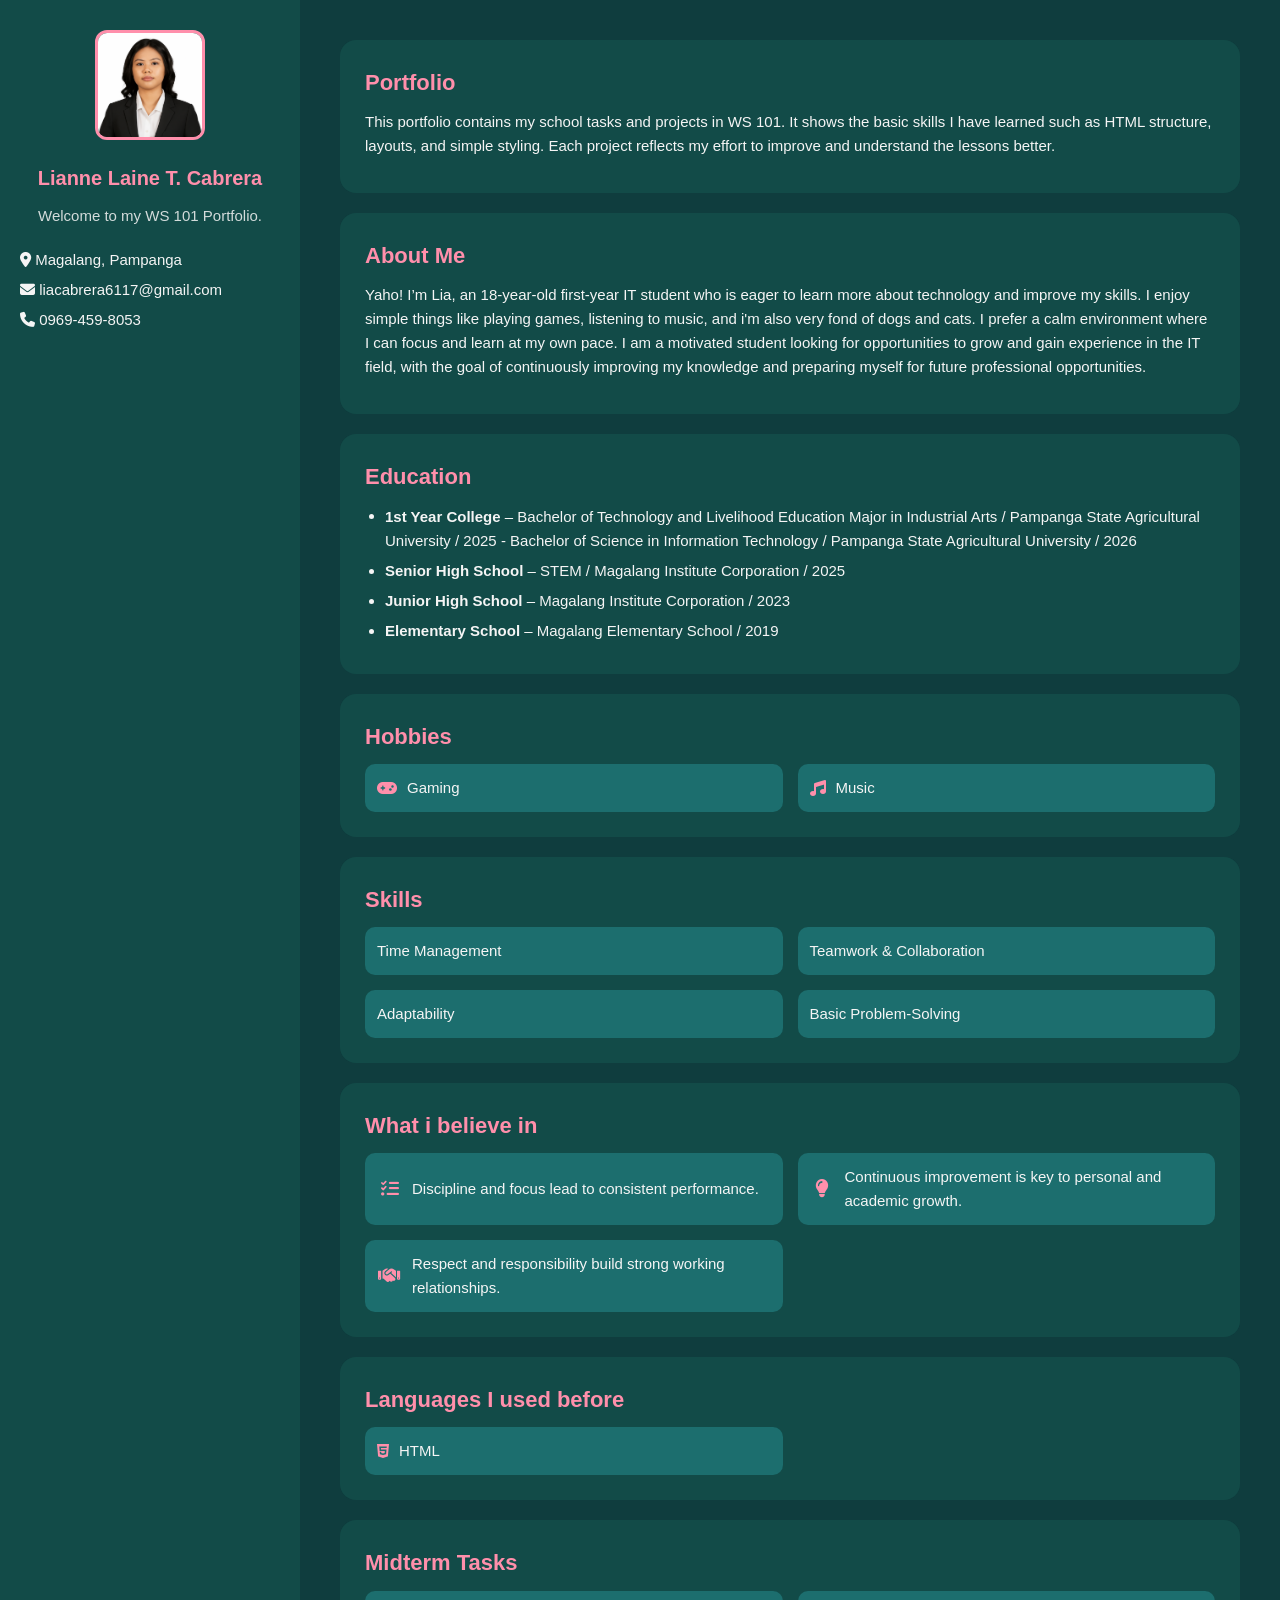
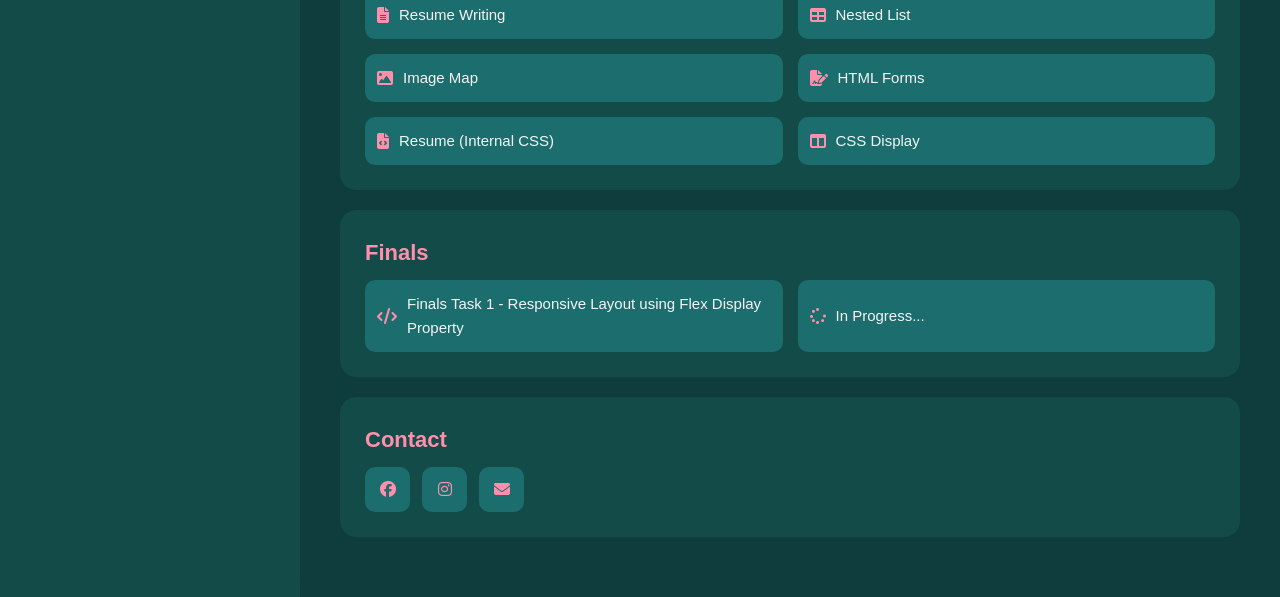
<file: index.html>
<!DOCTYPE html>
<html lang="en">
<head>
<meta charset="UTF-8">
<meta name="viewport" content="width=device-width, initial-scale=1.0">
<title>Portfolio - Lianne Cabrera</title>

<link rel="stylesheet" href="https://cdnjs.cloudflare.com/ajax/libs/font-awesome/6.6.0/css/all.min.css">

<style>
* {
    margin: 0;
    padding: 0;
    box-sizing: border-box;
}

body {
    background: #0f3d3e;
    color: #f5f5f5;
    font-family: 'Segoe UI', sans-serif;
    font-size: 15px;
    line-height: 1.6;
}

.container {
    display: flex;
    min-height: 100vh;
}

.sidebar {
    width: 300px;
    background: rgba(19, 78, 74, 0.85);
    backdrop-filter: blur(10px);
    padding: 30px 20px;
    text-align: center;
}

.sidebar img {
    width: 110px;
    height: 110px;
    border-radius: 12px;
    object-fit: cover;
    border: 3px solid #ff8fab;
    margin-bottom: 15px;
}

.sidebar h2 {
    color: #ff8fab;
    font-size: 20px;
    margin-bottom: 5px;
}

.sidebar .welcome {
    opacity: 0.85;
    margin: 10px 0 15px;
}

.info {
    text-align: left;
    margin-top: 20px;
}

.info p {
    margin: 6px 0;
}

.content {
    flex: 1;
    padding: 40px;
}

.section {
    background: rgba(19, 78, 74, 0.85);
    backdrop-filter: blur(10px);
    padding: 25px;
    border-radius: 16px;
    margin-bottom: 20px;
    transition: 0.3s;
}

.section:hover {
    transform: translateY(-4px);
    box-shadow: 0 8px 20px rgba(0,0,0,0.4);
}

.section h2 {
    color: #ff8fab;
    font-size: 22px;
    margin-bottom: 10px;
}

p {
    margin-bottom: 10px;
}

.grid {
    display: grid;
    grid-template-columns: repeat(2, 1fr);
    gap: 15px;
}

.box,
.project-box,
.belief-box {
    background: #1c6e6e;
    padding: 12px;
    border-radius: 10px;
    display: flex;
    align-items: center;
    gap: 10px;
    text-decoration: none;
    color: #f5f5f5;
    transition: 0.25s;
}

.box i,
.project-box i {
    color: #ff8fab;
    font-size: 16px;
}

.belief-box {
    text-align: left;
}

.belief-box i {
    color: #ff8fab;
    font-size: 18px;
    min-width: 25px;
    text-align: center;
}

.belief-box p {
    margin: 0;
}

.box:hover,
.project-box:hover,
.belief-box:hover {
    background: #ff8fab;
    color: #0f3d3e;
    transform: translateY(-2px);
}

.box:hover i,
.project-box:hover i,
.belief-box:hover i {
    color: #0f3d3e;
}

.contact-grid {
    display: flex;
    gap: 12px;
}

.contact-grid .project-box {
    width: 45px;
    height: 45px;
    justify-content: center;
}

ul {
    padding-left: 20px;
}

li {
    margin-bottom: 6px;
}

@media (max-width: 900px) {
    .container {
        flex-direction: column;
    }

    .sidebar {
        width: 100%;
    }

    .content {
        padding: 20px;
    }

    .grid {
        grid-template-columns: 1fr;
    }

    .contact-grid {
        justify-content: center;
    }
}
</style>
</head>

<body>

<div class="container">

    <div class="sidebar">

        <img src="images/maw.PNG">

        <h2>Lianne Laine T. Cabrera</h2>

        <p class="welcome">
            Welcome to my WS 101 Portfolio.
        </p>

        <div class="info">
            <p><i class="fas fa-map-marker-alt"></i> Magalang, Pampanga</p>
            <p><i class="fas fa-envelope"></i> liacabrera6117@gmail.com</p>
            <p><i class="fas fa-phone"></i> 0969-459-8053</p>
        </div>
    </div>

    <div class="content">

        <div class="section">
            <h2>Portfolio</h2>
            <p>This portfolio contains my school tasks and projects in WS 101. It shows the basic skills I have learned such as HTML structure, layouts, and simple styling. Each project reflects my effort to improve and understand the lessons better.</p>
        </div>

     <div class="section">
            <h2>About Me</h2>
            <p> Yaho! I’m Lia, an 18-year-old first-year IT student who is eager to learn more about technology and improve my skills. I enjoy simple things like playing games, listening to music, and i'm also very fond of dogs and cats. I prefer a calm environment where I can focus and learn at my own pace. I am a motivated student looking for opportunities to grow and gain experience in the IT field, with the goal of continuously improving my knowledge and preparing myself for future professional opportunities.
            </p>
        </div>

        <div class="section">
            <h2>Education</h2>
            <ul>
                <li><strong>1st Year College</strong> – Bachelor of Technology and Livelihood Education Major in Industrial Arts / Pampanga State Agricultural University / 2025 - Bachelor of Science in Information Technology / Pampanga State Agricultural University / 2026</li>
                <li><strong>Senior High School</strong> – STEM / Magalang Institute Corporation / 2025</li>
                <li><strong>Junior High School</strong> – Magalang Institute Corporation / 2023</li>
                <li><strong>Elementary School</strong> – Magalang Elementary School / 2019</li>
            </ul>
        </div>

        <div class="section">
            <h2>Hobbies</h2>
            <div class="grid">
                <div class="box"><i class="fas fa-gamepad"></i> Gaming</div>
                <div class="box"><i class="fas fa-music"></i> Music</div>
            </div>
        </div>

        <div class="section">
            <h2>Skills</h2>
            <div class="grid">
                <div class="box">Time Management</div>
                <div class="box">Teamwork & Collaboration</div>
                <div class="box">Adaptability</div>
                <div class="box">Basic Problem-Solving</div>
            </div>
        </div>

        <div class="section">
            <h2>What i believe in</h2>
            <div class="grid">
                <div class="belief-box">
                    <i class="fas fa-tasks"></i>
                    <p>Discipline and focus lead to consistent performance.</p>
                </div>
                
                <div class="belief-box">
                    <i class="fas fa-lightbulb"></i>
                    <p>Continuous improvement is key to personal and academic growth.</p>
                </div>

                <div class="belief-box">
                    <i class="fas fa-handshake"></i>
                    <p>Respect and responsibility build strong working relationships.</p>
                </div>
            </div>
        </div>

        <div class="section">
            <h2>Languages I used before</h2>
            <div class="grid">
                <div class="box"><i class="fab fa-html5"></i> HTML</div>
            </div>
        </div>
        
        <div class="section">
            <h2>Midterm Tasks</h2>
            <div class="grid">
                <a href="https://liacabreraa.github.io/WS101/LLTCCodes/ResumeLLTC.html" class="project-box"><i class="fas fa-file-alt"></i>Resume Writing</a>
                <a href="https://liacabreraa.github.io/WS101/LLTCCodes/MTLabTask2NL.html" class="project-box"><i class="fas fa-table"></i>Nested List</a>
                <a href="https://liacabreraa.github.io/WS101/LLTCCodes/MTLabTask3ImgMap.html" class="project-box"><i class="fas fa-image"></i>Image Map</a>
                <a href="https://liacabreraa.github.io/WS101/LLTCCodes/MTLT4HTMLForms.html" class="project-box"><i class="fas fa-file-signature"></i>HTML Forms</a>
                <a href="https://liacabreraa.github.io/WS101/LLTCCodes/LLTCResumeCSS.html" class="project-box"><i class="fas fa-file-code"></i> Resume (Internal CSS)</a>
                <a href="https://liacabreraa.github.io/WS101/LLTCCodes/MTLT6CSSDisplay.html" class="project-box"><i class="fas fa-columns"></i>CSS Display</a>
            </div>
        </div>

    <div class="section">
        <h2>Finals</h2>
        <div class="grid">
        <a href="https://liacabreraa.github.io/WS101/codes/index.html" class="project-box"><i class="fas fa-code"></i> Finals Task 1 - Responsive Layout using Flex Display Property</a>

        <div class="project-box">
            <i class="fas fa-spinner fa-spin"></i> In Progress...
        </div>
    </div>
</div>

        <div class="section">
            <h2>Contact</h2>
            <div class="contact-grid">
                <a href="https://www.facebook.com/cabreralia.01" class="project-box"><i class="fab fa-facebook"></i></a>
                <a href="https://www.instagram.com/snjsjdjsjweujsjsilyws/" class="project-box"><i class="fab fa-instagram"></i></a>
                <a href="https://mail.google.com/mail/?view=cm&fs=1&to=liacabrera6117@gmail.com" class="project-box"><i class="fas fa-envelope"></i></a>
            </div>
        </div>
        
    </div>
</div>

</body>
</html>
</file>
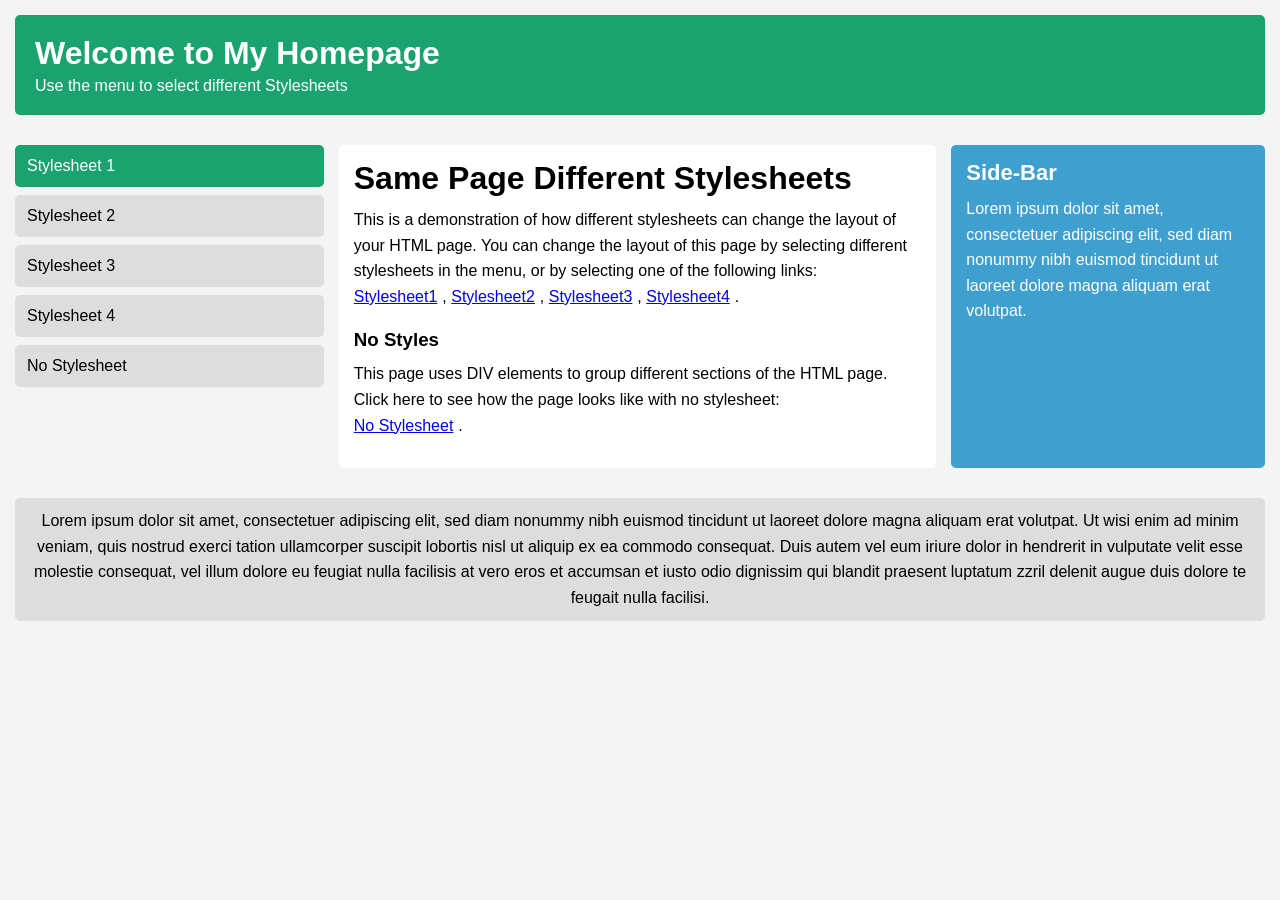
<file: codes/index.html>
<!DOCTYPE html>
<html lang="en">
<head>
  <meta charset="UTF-8">
  <meta name="viewport" content="width=device-width, initial-scale=1.0">
  <title>Responsive Layout Using Flex</title>
  <link rel="stylesheet" href="style.css">
</head>
<body>

  <header>
    <h1>Welcome to My Homepage</h1>
    <p>Use the menu to select different Stylesheets</p>
  </header>

  <div class="container">

    <nav>
      <ul>
        <li><a href="#">Stylesheet 1</a></li>
        <li><a href="#">Stylesheet 2</a></li>
        <li><a href="#">Stylesheet 3</a></li>
        <li><a href="#">Stylesheet 4</a></li>
        <li><a href="#">No Stylesheet</a></li>
      </ul>
    </nav>

    <main>
      <section class="content">
        <h2>Same Page Different Stylesheets</h2>

        <p>
          This is a demonstration of how different stylesheets can change the layout
          of your HTML page. You can change the layout of this page by selecting
          different stylesheets in the menu, or by selecting one of the following links: <br>
          <a href="#">Stylesheet1</a>,
          <a href="#">Stylesheet2</a>,
          <a href="#">Stylesheet3</a>,
          <a href="#">Stylesheet4</a>.
        </p>

        <h3>No Styles</h3>

        <p>
          This page uses DIV elements to group different sections of the HTML page.
          Click here to see how the page looks like with no stylesheet: <br>
          <a href="#">No Stylesheet</a>.
        </p>
      </section>

      <aside class="sidebar">
        <h2>Side-Bar</h2>
        <p>
          Lorem ipsum dolor sit amet, consectetuer adipiscing elit, sed diam nonummy nibh euismod tincidunt ut laoreet dolore magna aliquam erat volutpat.
        </p>
      </aside>
    </main>

  </div>

  <footer>
    <p>
      Lorem ipsum dolor sit amet, consectetuer adipiscing elit, sed diam nonummy nibh euismod tincidunt ut laoreet dolore magna aliquam erat volutpat. Ut wisi enim ad minim veniam, quis nostrud exerci tation ullamcorper suscipit lobortis nisl ut aliquip ex ea commodo consequat. Duis autem vel eum iriure dolor in hendrerit in vulputate velit esse molestie consequat, vel illum dolore eu feugiat nulla facilisis at vero eros et accumsan et iusto odio dignissim qui blandit praesent luptatum zzril delenit augue duis dolore te feugait nulla facilisi.
    </p>
  </footer>

</body>
</html>
</file>
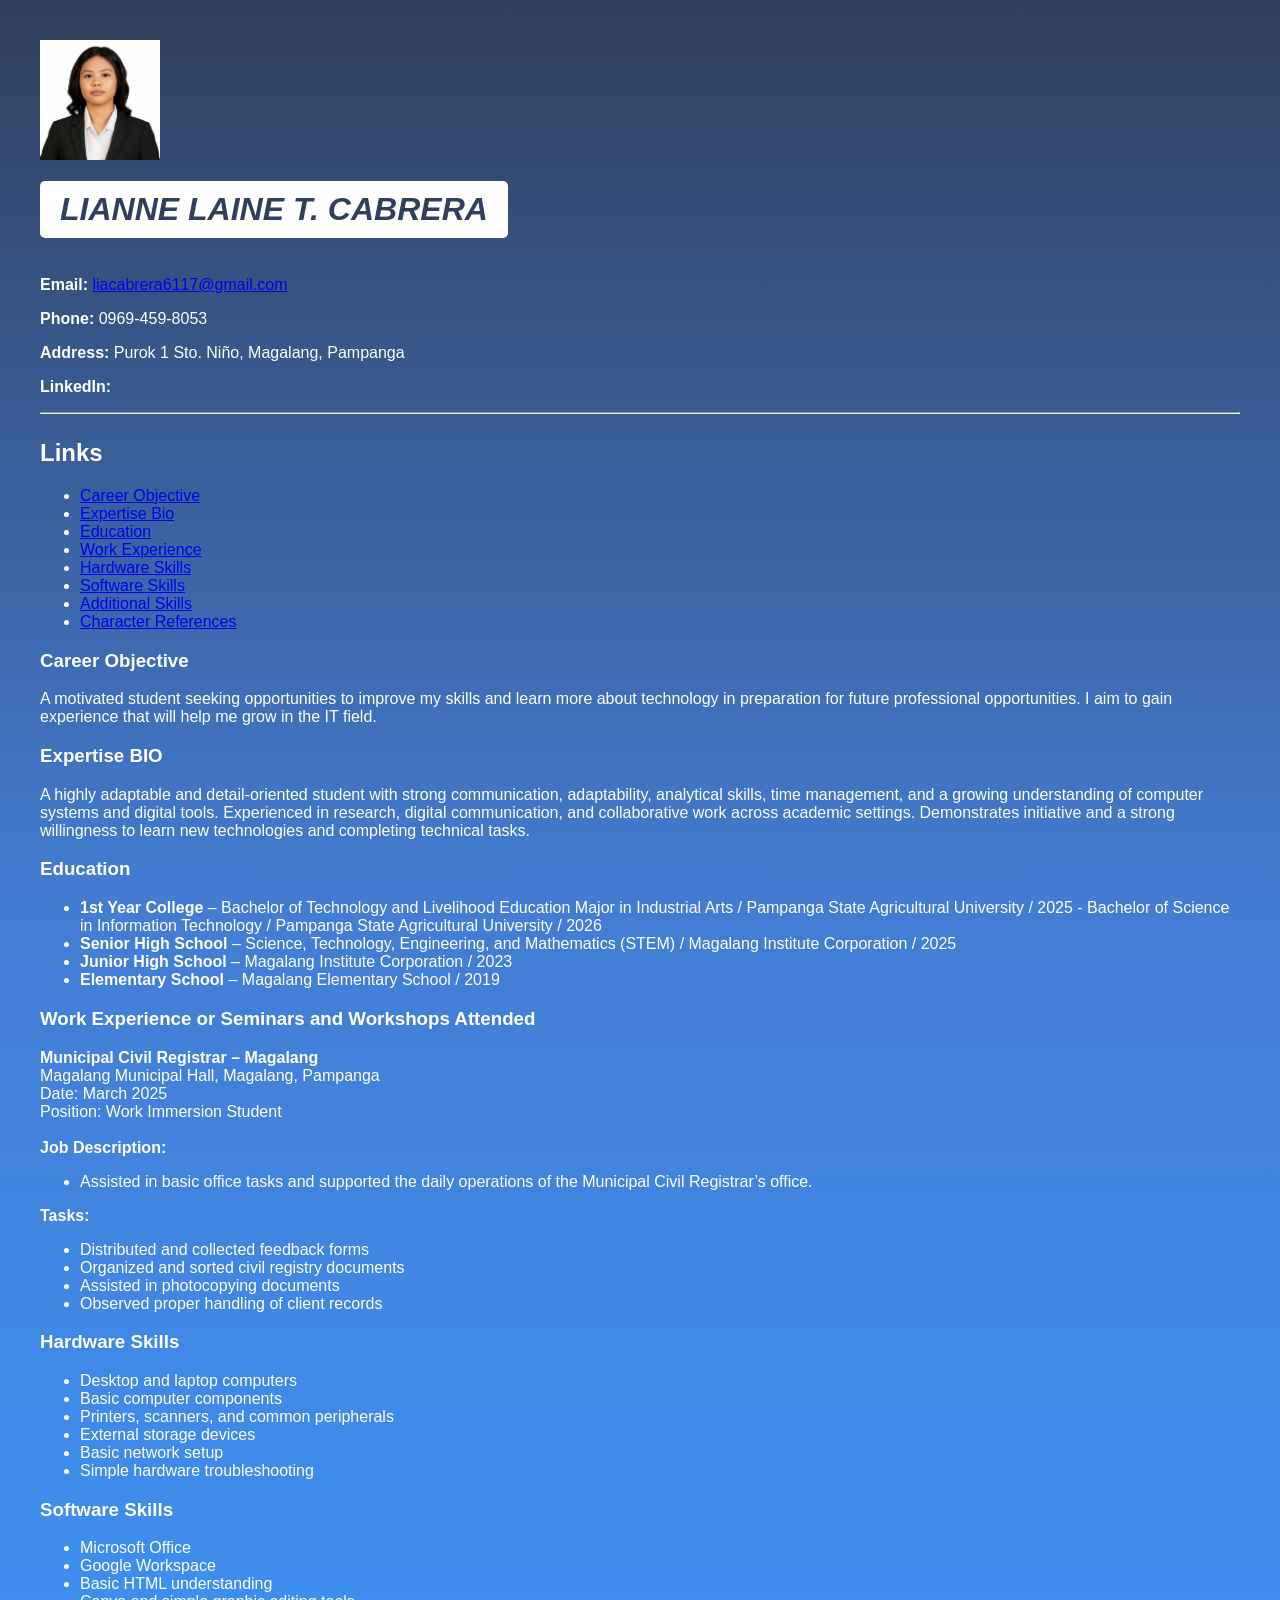
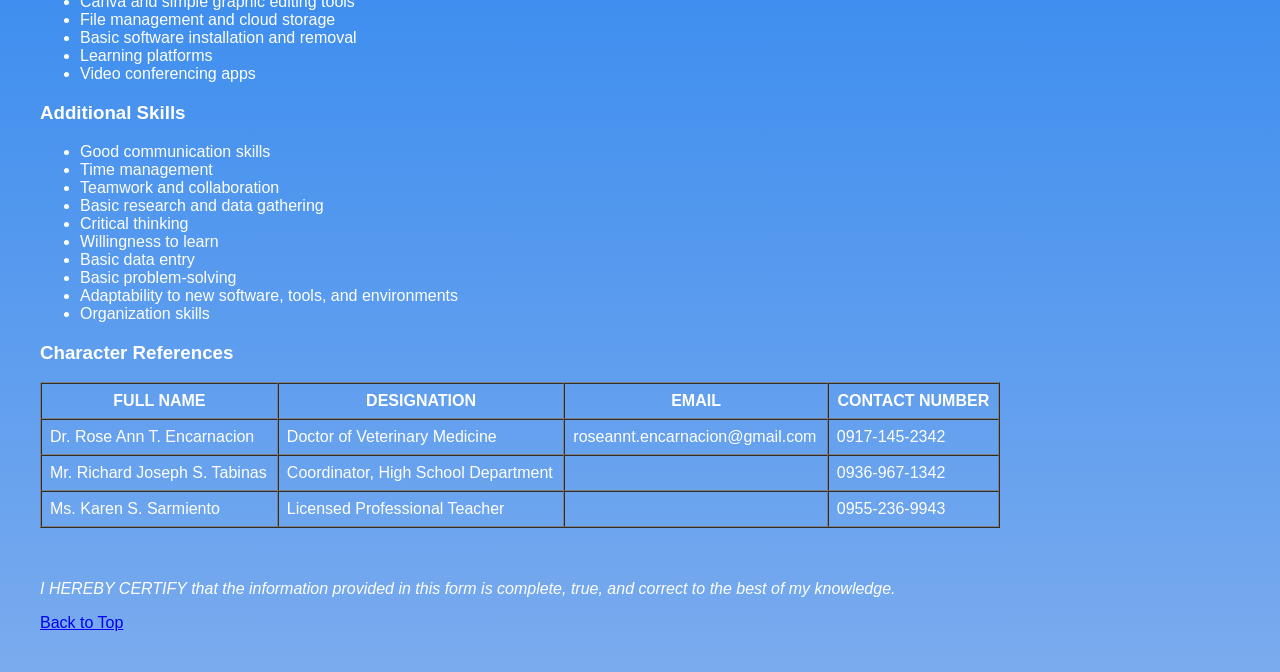
<file: LLTCCodes/LLTCResumeCSS.html>
<!DOCTYPE>
<html>
<head>
  <meta charset="UTF-8">
  <meta name="viewport" content="width=device-width,initial-scale=1.0">
  <title>Student Resume</title>

    <style>

    body {
    margin: 0;
    font-family: Arial, Helvetica, sans-serif;
    padding: 40px;
    color: #FFFFFF;

    background: linear-gradient(
        to bottom,
        #303F5C 0%,
        #437DD3 40%,
        #3E8EEF 70%,
        #7AABEE 100%
    );
}

    h1 {
        font-style: italic;
        color: #303F5C;
        background: #FFFFFF;
        display: inline-block;
        padding: 10px 20px;
        border-radius: 5px;
    }

    h2 {
        color: #FFFFFF;
        margin-top: 25px;
    }

    .box {
        background: #FFFFFF;
        color: #303F5C; 
        border: 3px solid #3E8EEF;
        border-radius: 10px;
        padding: 20px;
        width: 70%;
        margin-top: 20px;
        box-shadow: 3px 3px 8px rgba(0,0,0,0.3);
    }

    .content {
        width: 75%;
        margin-top: 30px;
        line-height: 1.6;
    }

    .nav {
        margin-top: 25px;
    }

    .nav a {
        text-decoration: none;
        background-color: #3E8EEF;
        color: #FFFFFF;
        padding: 8px 12px;
        margin-right: 5px;
        border-radius: 4px;
        font-weight: bold;
    }

    .nav a:hover {
        background-color: #FFFFFF;
        color: #303F5C;
    }

    </style>
</head>

<body>

    <div id="top"></div>

    <img src="nyaw.PNG" width=10%>

  <div id="contact-info"></div>  
  <h1>LIANNE LAINE T. CABRERA</h1>
      <p><strong>Email:</strong> <a href="https://mail.google.com/mail/?view=cm&fs=1&to=liacabrera6117@gmail.com">liacabrera6117@gmail.com</a></p>
	  <p><strong>Phone:</strong> 0969-459-8053<br>
	  <p><strong>Address:</strong> Purok 1 Sto. Niño, Magalang, Pampanga<br>
	  <p><strong>LinkedIn:</strong></p>
  </div>


  <hr>

<h2 class="section-title">Links</h2>
<ul>
    <li><a href="#career">Career Objective</a></li>
    <li><a href="#expertise">Expertise Bio</a></li>
    <li><a href="#education">Education</a></li>
    <li><a href="#experience">Work Experience</a></li>
    <li><a href="#hardware">Hardware Skills</a></li>
    <li><a href="#software">Software Skills</a></li>
    <li><a href="#additional">Additional Skills</a></li>
    <li><a href="#character">Character References</a></li>
</ul>


  <h3 class="section-title" id="career">Career Objective</h3>
	<p>A motivated student seeking opportunities to improve my skills and learn more about technology in preparation for future professional opportunities. I aim to gain experience that will help me grow in the IT field.</p>

<h3 class="section-title" id="expertise">Expertise BIO</h3>
	<p>A highly adaptable and detail-oriented student with strong communication, adaptability, analytical skills, time management, and a growing understanding of computer systems and digital tools. Experienced in research, digital communication, and collaborative work across academic settings. Demonstrates initiative and a strong willingness to learn new technologies and completing technical tasks.</p>

<h3 class="section-title" id="education">Education</h3>
<ul>
    <li><strong>1st Year College</strong> – Bachelor of Technology and Livelihood Education Major in Industrial Arts / Pampanga State Agricultural University / 2025 - Bachelor of Science in Information Technology / Pampanga State Agricultural University / 2026</li>
    <li><strong>Senior High School</strong> – Science, Technology, Engineering, and Mathematics (STEM) / Magalang Institute Corporation / 2025</li>
    <li><strong>Junior High School</strong> – Magalang Institute Corporation / 2023</li>
	<li><strong>Elementary School</strong> – Magalang Elementary School / 2019</li>
</ul>

<h3 class="section-title" id="experience">Work Experience or Seminars and Workshops Attended</h3>
<b>Municipal Civil Registrar – Magalang</b><br>
Magalang Municipal Hall, Magalang, Pampanga<br>
Date: March 2025<br>
Position: Work Immersion Student<br><br>

<b>Job Description:</b><br>
<ul>
	<li>Assisted in basic office tasks and supported the daily operations of the Municipal Civil Registrar’s office.</li>
</ul>
<b>Tasks:</b>
<ul>
  <li>Distributed and collected feedback forms</li>
  <li>Organized and sorted civil registry documents</li>
  <li>Assisted in photocopying documents</li>
  <li>Observed proper handling of client records</li>
</ul>

<h3 class="section-title" id="hardware">Hardware Skills</h3>
<ul>
    <li>Desktop and laptop computers</li>
    <li>Basic computer components</li>
    <li>Printers, scanners, and common peripherals</li>
    <li>External storage devices</li>
    <li>Basic network setup</li>
    <li>Simple hardware troubleshooting</li>
</ul>

<h3 class="section-title" id="software">Software Skills</h3>
<ul>
    <li>Microsoft Office</li>
    <li>Google Workspace</li>
    <li>Basic HTML understanding</li>
    <li>Canva and simple graphic editing tools</li>
    <li>File management and cloud storage</li>
    <li>Basic software installation and removal</li>
    <li>Learning platforms</li>
	<li>Video conferencing apps</li>
</ul>

<h3 class="section-title" id="additonal">Additional Skills</h3>
<ul>
    <li>Good communication skills</li>
    <li>Time management</li>
    <li>Teamwork and collaboration</li>
    <li>Basic research and data gathering</li>
    <li>Critical thinking</li>
	<li>Willingness to learn</li>
	<li>Basic data entry</li>
    <li>Basic problem-solving</li>
    <li>Adaptability to new software, tools, and environments</li>
    <li>Organization skills</li>
</ul>

<h3 class="section-title " id="character">Character References</h3>

<table border="1" cellpadding="8" cellspacing="0" width="80%">
    <tr>
        <th>FULL NAME</th>
        <th>DESIGNATION</th>
        <th>EMAIL</th>
        <th>CONTACT NUMBER</th>
    </tr>
    <tr>
        <td>Dr. Rose Ann T. Encarnacion</td><td>Doctor of Veterinary Medicine</td><td>roseannt.encarnacion@gmail.com</td><td>0917-145-2342</td>
    </tr>
    <tr>
        <td>Mr. Richard Joseph S. Tabinas</td><td>Coordinator, High School Department</td><td></td><td>0936-967-1342</td>
    </tr>
	<tr>
        <td>Ms. Karen S. Sarmiento</td><td>Licensed Professional Teacher</td><td></td><td>0955-236-9943</td>
    </tr>
</table>

<br><br>

<p><i>I HEREBY CERTIFY that the information provided in this form is complete, true, and correct to the best of my knowledge.</i></p>

<p><a href="#top">Back to Top</a></p>

</body>
</html>
</file>
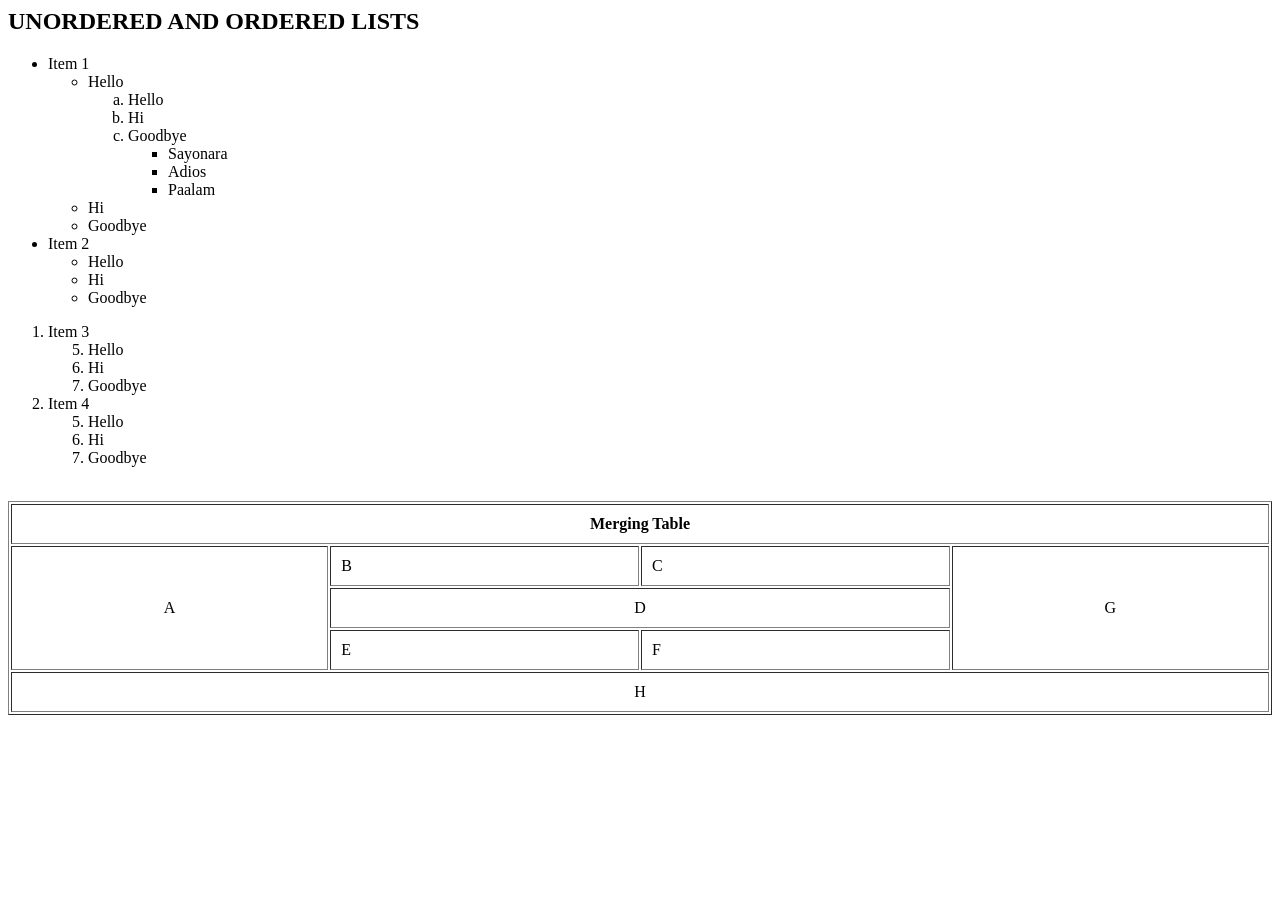
<file: LLTCCodes/MTLabTask2NL.html>
<!DOCTYPE>
<html>
<head>
	<title>Exercise 2</title>
</head>
<body>

<h2>UNORDERED AND ORDERED LISTS</h2>

<ul>
	<li>Item 1
		<ul>
			<li>Hello
				<ol type="a">
					<li>Hello</li>
					<li>Hi</li>
					<li>Goodbye
						<ul>
							<li>Sayonara</li>
							<li>Adios</li>
							<li>Paalam</li>
						</ul>
					</li>
				</ol>
			</li>
			<li>Hi</li>
			<li>Goodbye</li>
		</ul>
	</li>
	
	<li>Item 2
		<ul>
			<li>Hello</li>
			<li>Hi</li>
			<li>Goodbye</li>
		</ul>
	</li>
</ul>
	
<ol>
	<li>Item 3
		<ol start="5">
			<li>Hello</li>
			<li>Hi</li>
			<li>Goodbye</li>
		</ol>
	</li>
		
	<li>Item 4
		<ol start="5">
			<li>Hello</li>
			<li>Hi</li>
			<li>Goodbye</li>
		</ol>
	</li>
</ol>	
	
</body>
</html>

<br>

<html>
<head>
    <title>Exercise 3</title>
</head>
<body>

<table border="1" width="100%" align="center" cellpadding="10">

<tr>
	<th colspan="5">Merging Table</th>
</tr>

    <tr>
        <td rowspan="3" align="center">A</td>
        <td>B</td>
        <td colspan="2">C</td>
        <td rowspan="3" align="center">G</td>
    </tr>
	
    <tr>
        <td colspan="3" align="center">D</td>
    </tr>
	
	<tr>
		<td>E</td>
		<td colspan="2">F</td>
	</tr>
	
    <tr>
        <td colspan="5" align="center">H</td>
    </tr>
</table>

</body>
</html>
</file>
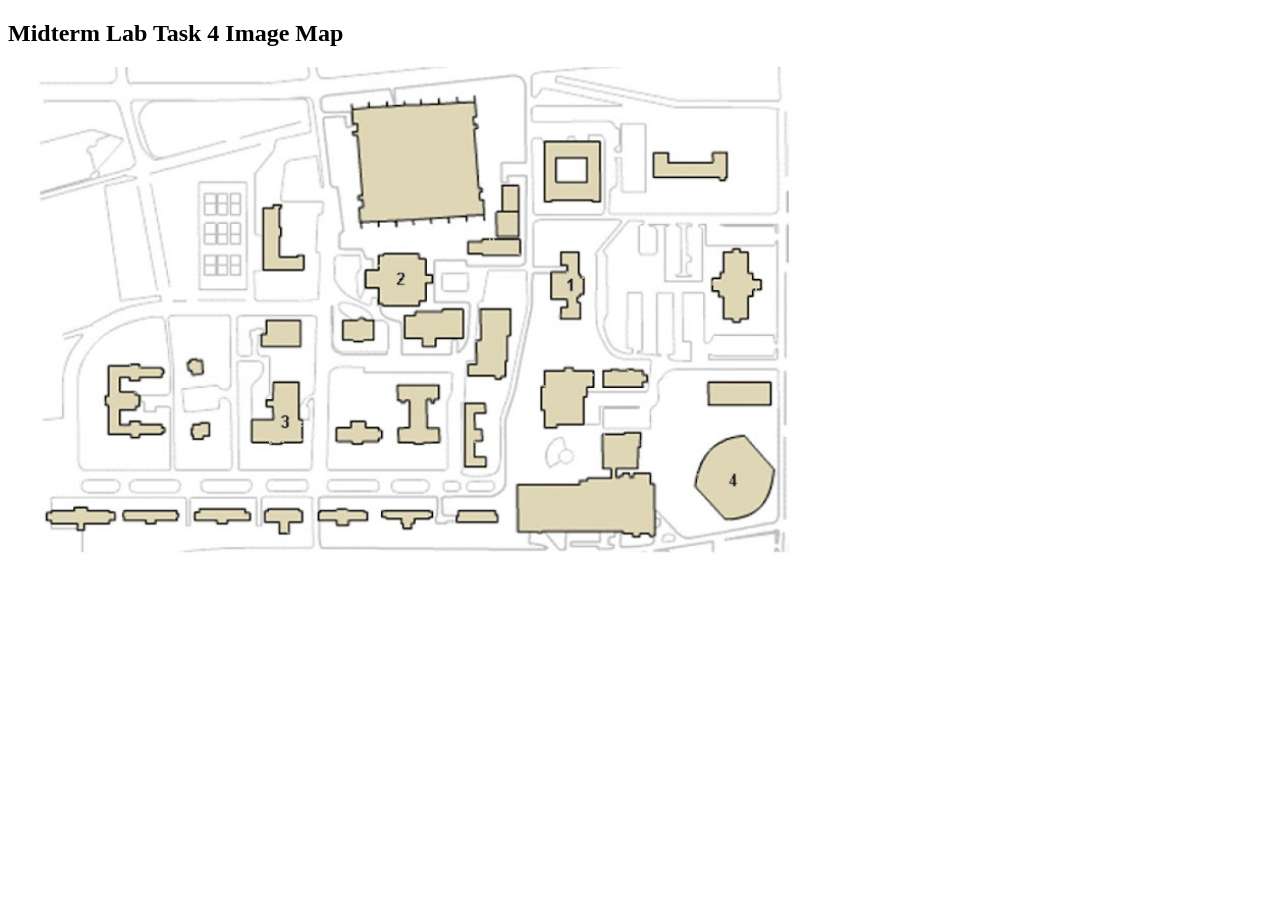
<file: LLTCCodes/MTLabTask3ImgMap.html>
<!DOCTYPE html>
<html lang="en">
<head>
      
      <title>Image Map</title>

</head>
<body>

<h2>Midterm Lab Task 4 Image Map</h2>

     <img src="etsu_map.JPG" usemap="#etsumap" width="800">

<map name="etsumap">

    <area target="_blank" alt="Click go to Computer Science Org" title="Click go to Computer Science Org" href="https://www.computerscience.org/" coords="567,181,531,248" shape="rect">
    <area target="_blank" alt="Click to go to College of Business and Technology Home Page." title="Click to go to College of Business and Technology Home Page." href="https://asingan.psu.edu.ph/college-of-technology-and-business/" coords="350,182,417,236" shape="rect">
    <area target="_blank" alt="Click to go to Department IC Technology Home Page." title="Click to go to Department IC Technology Home Page." href="https://dict.gov.ph/" coords="238,308,289,372" shape="rect">
    <area target="_blank" alt="Click to go to Harper Library Home Page." title="Click to go to Harper Library Home Page." href="https://www.harper-adams.ac.uk/study/902/the-library/" coords="673,409,681,384,697,368,722,361,751,395,746,418,737,432,721,443,702,444" shape="poly">

</map>

</body>
</html>
</file>
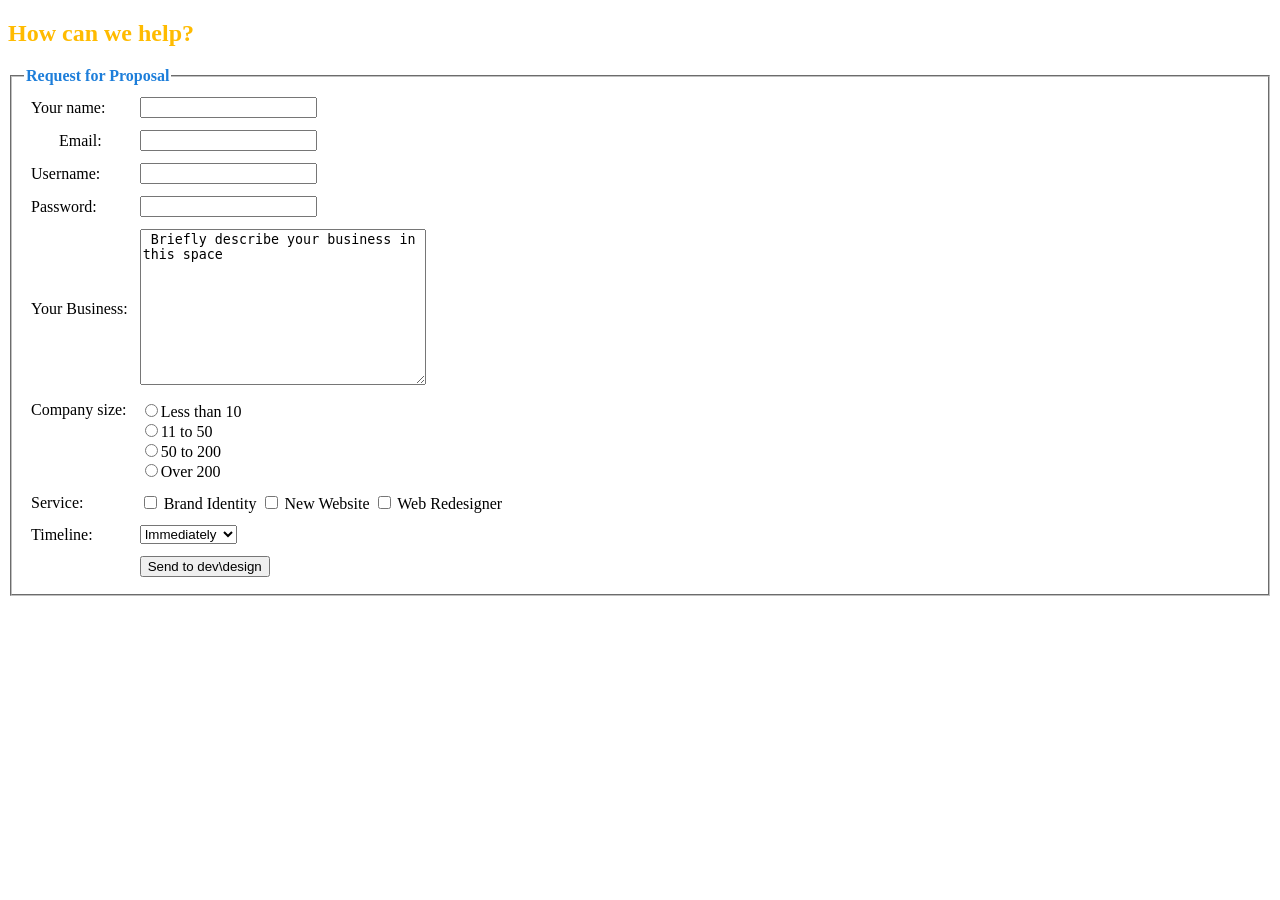
<file: LLTCCodes/MTLT4HTMLForms.html>
<!DOCTYPE html>
<html lang="en"
<head>
    <meta charset="UTF-8"
    <meta name="viewport" content="width=device-width, initial scale=1.0">
    <title>Lab Exercise 3</title>
</head>
<body>

    <h2 style="color:rgb(255, 187, 0)">How can we help?</h2>

<form>
    <fieldset>
        <legend style="color:rgb(29, 126, 218)"><b>Request for Proposal</b></legend>
        
         <table cellpadding="5">
            <tr>
                <td>Your name:</td>
                <td><input type="text" name="name"></td>
            </tr>
            
            <tr>
                <td>&nbsp;&nbsp;&nbsp;&nbsp;&nbsp;&nbsp;&nbsp;Email:</td>
                <td><input type="email" name="email"></td>
            </tr>

             <tr>
                <td>Username:</td>
                <td><input type="text" name="username"></td>
            </tr>

            <tr>
                <td>Password:</td>
                <td><input type="password" name="password"></td>
            </tr>

            <tr>
                <td>Your Business:</td>
                <td>
                     <textarea name="business" rows="10" cols="33" placeholder=" Briefly describe your business in this space"> Briefly describe your business in this space
                     </textarea>
                </td>
            </tr>

          <tr>
                <td valign="top">Company size:</td>
                <td>
                    <input type="radio" name="size" value="less than 10">Less than 10<br>
                    <input type="radio" name="size" value="11 to 50">11 to 50<br>
                    <input type="radio" name="size" value="50 to 200">50 to 200<br>
                    <input type="radio" name="size" value="over 200">Over 200
                </td>
            </tr>

            <tr>
                <td>Service:</td>
                <td>
                    <input type="checkbox" name="service" value="Brand Identity">
                    <label>Brand Identity</label>
                    <input type="checkbox" name="service" value="New Website">
                    <label>New Website</label>
                    <input type="checkbox" name="service" value="Web Redesigner">
                    <label>Web Redesigner</label>
                </td>
            </tr>

            <tr>
                <td>Timeline:</td>
                <td>
                     <select name="timeline">
                        <option>Immediately</option>
                        <option>1-2 weeks</option>
                        <option>3-6 weeks</option>
                        <option>7 - 2 months</option>
                    </select>
                </td>
            </tr>

            <tr>
                <td></td>
                <td>
                    <button type="submit">Send to dev\design</button>
                </td>
            </tr>
        
        </table>
    
    </fieldset>
</form>
   
</body>
</html>
</file>
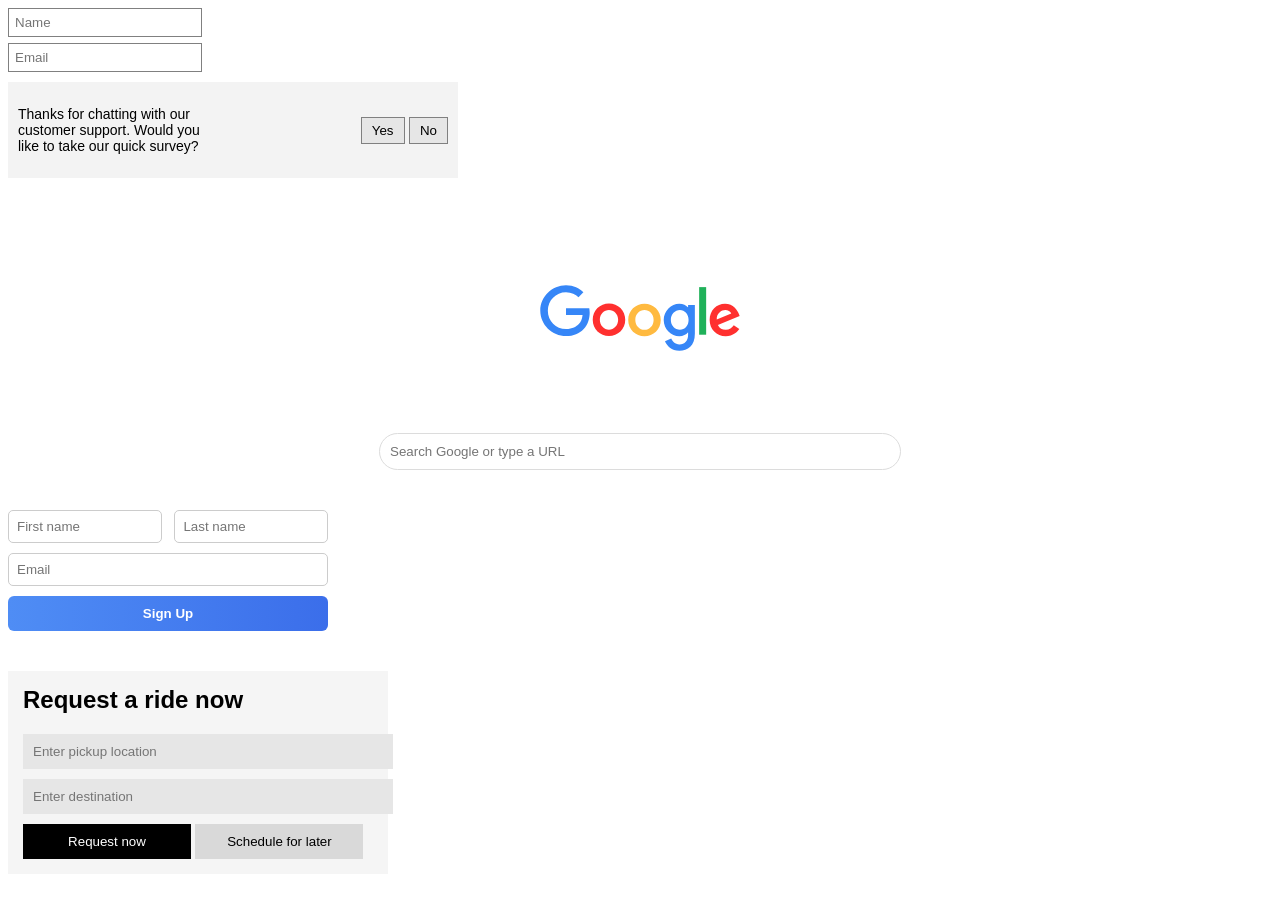
<file: LLTCCodes/MTLT6CSSDisplay.html>
<!DOCTYPE html>
<html>
<head>
    <title>Lab Task 6</title>
    <style>
        body {
            font-family: Arial, sans-serif;
        }

        .top-input {
            display: block;
            width: 180px;
            padding: 6px;
            margin-bottom: 6px;
            border: 1px solid gray;
        }

        .survey-box {
            margin-top: 10px;
            padding: 10px;
            background-color: #f3f3f3;
            width: 430px;
            border: none;
        }

        .survey-box p {
            display: inline-block;
            width: 300px;
            vertical-align: middle;
            font-size: 14px;
        }

        .survey-box button {
            display: inline-block;
            vertical-align: middle;
            padding: 5px 10px;
            border: 1px solid gray;
            background-color: #e6e6e6;
            cursor: pointer;
        }

        .google-section {
            margin-top: 40px;
            text-align: center;
        }

        .google-logo {
            display: block;
            margin: 0 auto;
            width: 200px;
        }

        .google-search {
            display: block;
            width: 500px;
            padding: 10px;
            margin: 15px auto;
            border-radius: 20px;
            border: 1px solid #dcdcdc;
        }

        .signup-container {
            margin-top: 40px;
            width: 320px;
        }

        .name-row {
            display: flex;
            justify-content: space-between;
            gap: 4%;
        }

        .name-input {
            width: 48%;
            padding: 8px;
            margin-bottom: 10px;
            border: 1px solid #ccc;
            border-radius: 5px;
        }

        .email-input {
            display: block;
            width: 100%;
            padding: 8px;
            margin-bottom: 10px;
            border: 1px solid #ccc;
            border-radius: 5px;
            
            box-sizing: border-box;
        }

        .signup-btn {
            display: block;
            width: 100%;
            padding: 10px;
            border: none;
            border-radius: 6px;
            background: linear-gradient(to right, #4f8df5, #3b6eea);
            color: white;
            font-weight: bold;
            cursor: pointer;
        }

        .uber-container {
            margin-top: 40px;
            width: 350px;
            padding: 15px;
            background-color: #f5f5f5;
        }

        .uber-container h2 {
            margin-top: 0;
        }

        .uber-container input {
            display: block;
            width: 100%;
            padding: 10px;
            margin-bottom: 10px;
            border: none;
            background-color: #e6e6e6;
        }

        .uber-btn {
            display: inline-block;
            width: 48%;
            padding: 10px;
            border: none;
            cursor: pointer;
        }

        .request-btn {
            background-color: black;
            color: white;
        }

        .schedule-btn {
            background-color: #d9d9d9;
        }

    </style>
</head>
<body>

    <input type="text" class="top-input" placeholder="Name">
    <input type="text" class="top-input" placeholder="Email">

    <div class="survey-box">
        <div style="display:flex; align-items:center; justify-content:space-between;">
            <p>Thanks for chatting with our <br>customer support. Would you <br>like to take our quick survey?</p>
            <div>
                <button>Yes</button>
                <button>No</button>
            </div>
        </div>
    </div>

    <div class="google-section">
        <img src="google.SVG" class="google-logo">
        <input type="text" class="google-search" placeholder="Search Google or type a URL">
    </div>

    <div class="signup-container">
        <div class="name-row">
            <input type="text" class="name-input" placeholder="First name">
            <input type="text" class="name-input" placeholder="Last name">
        </div>
        <input type="text" class="email-input" placeholder="Email">
        <button class="signup-btn">Sign Up</button>
    </div>

    <div class="uber-container">
        <h2>Request a ride now</h2>
        <input type="text" placeholder="Enter pickup location">
        <input type="text" placeholder="Enter destination">
        <button class="uber-btn request-btn">Request now</button>
        <button class="uber-btn schedule-btn">Schedule for later</button>
    </div>

</body>
</html>
</file>
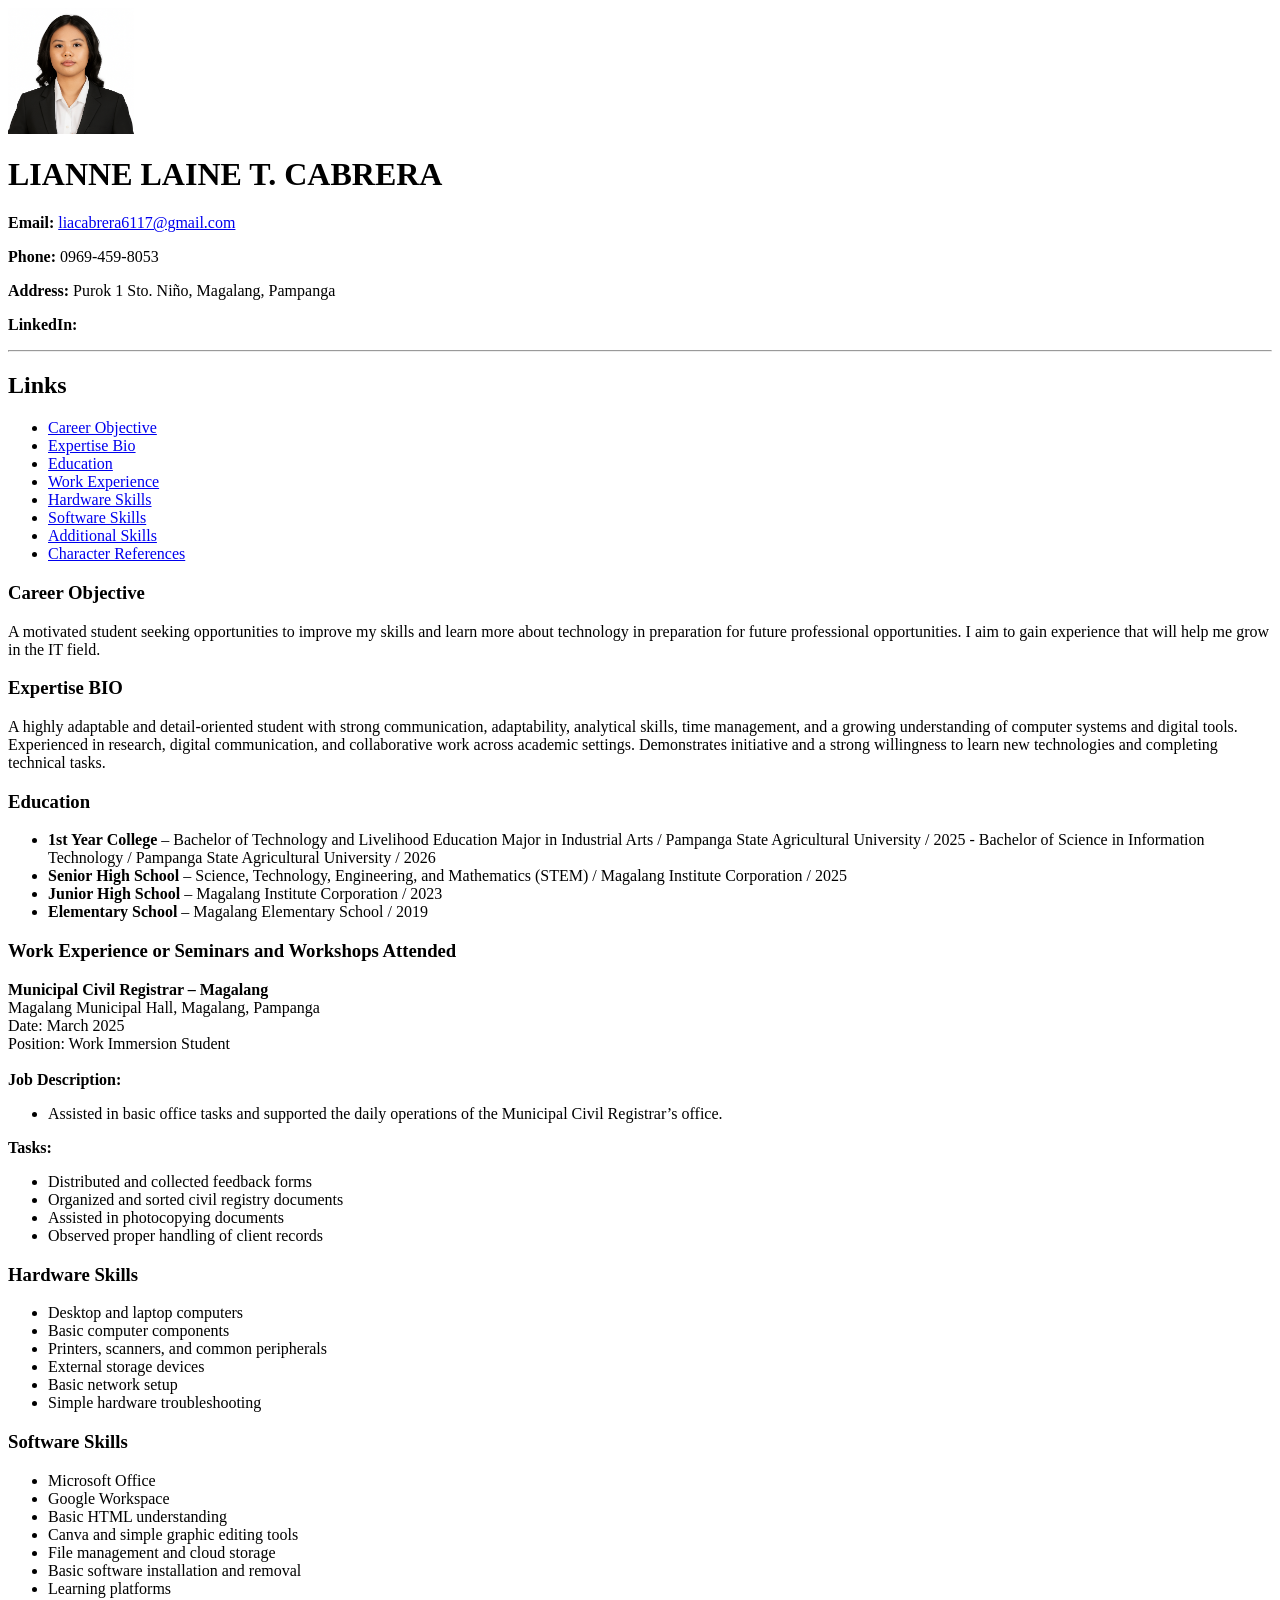
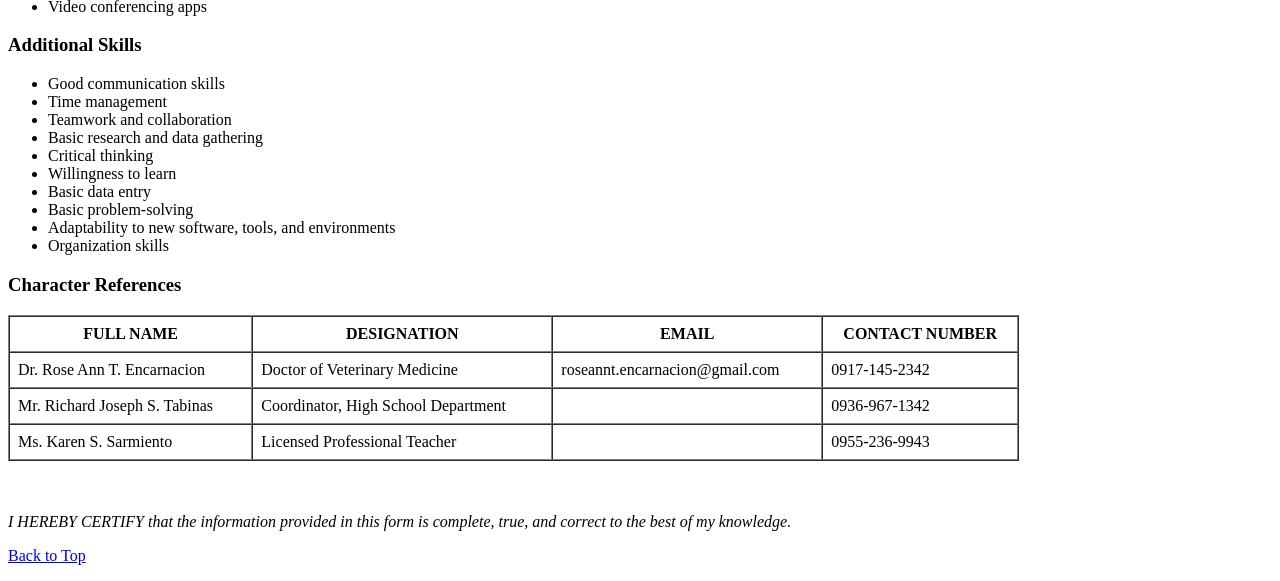
<file: LLTCCodes/ResumeLLTC.html>
<!DOCTYPE>
<html>
<head>
  <meta charset="UTF-8">
  <meta name="viewport" content="width=device-width,initial-scale=1.0">
  <title>Student Resume</title>

</head>
<body>

    <div id="top"></div>

    <img src="nyaw.PNG" width=10%>

  <div id="contact-info"></div>  
  <h1>LIANNE LAINE T. CABRERA</h1>
      <p><strong>Email:</strong> <a href="https://mail.google.com/mail/?view=cm&fs=1&to=liacabrera6117@gmail.com">liacabrera6117@gmail.com</a></p>
	  <p><strong>Phone:</strong> 0969-459-8053<br>
	  <p><strong>Address:</strong> Purok 1 Sto. Niño, Magalang, Pampanga<br>
	  <p><strong>LinkedIn:</strong></p>
  </div>


  <hr>

<h2 class="section-title">Links</h2>
<ul>
    <li><a href="#career">Career Objective</a></li>
    <li><a href="#expertise">Expertise Bio</a></li>
    <li><a href="#education">Education</a></li>
    <li><a href="#experience">Work Experience</a></li>
    <li><a href="#hardware">Hardware Skills</a></li>
    <li><a href="#software">Software Skills</a></li>
    <li><a href="#additional">Additional Skills</a></li>
    <li><a href="#character">Character References</a></li>
</ul>


  <h3 class="section-title" id="career">Career Objective</h3>
	<p>A motivated student seeking opportunities to improve my skills and learn more about technology in preparation for future professional opportunities. I aim to gain experience that will help me grow in the IT field.</p>

<h3 class="section-title" id="expertise">Expertise BIO</h3>
	<p>A highly adaptable and detail-oriented student with strong communication, adaptability, analytical skills, time management, and a growing understanding of computer systems and digital tools. Experienced in research, digital communication, and collaborative work across academic settings. Demonstrates initiative and a strong willingness to learn new technologies and completing technical tasks.</p>

<h3 class="section-title" id="education">Education</h3>
<ul>
    <li><strong>1st Year College</strong> – Bachelor of Technology and Livelihood Education Major in Industrial Arts / Pampanga State Agricultural University / 2025 - Bachelor of Science in Information Technology / Pampanga State Agricultural University / 2026</li>
    <li><strong>Senior High School</strong> – Science, Technology, Engineering, and Mathematics (STEM) / Magalang Institute Corporation / 2025</li>
    <li><strong>Junior High School</strong> – Magalang Institute Corporation / 2023</li>
	<li><strong>Elementary School</strong> – Magalang Elementary School / 2019</li>
</ul>

<h3 class="section-title" id="experience">Work Experience or Seminars and Workshops Attended</h3>
<b>Municipal Civil Registrar – Magalang</b><br>
Magalang Municipal Hall, Magalang, Pampanga<br>
Date: March 2025<br>
Position: Work Immersion Student<br><br>

<b>Job Description:</b><br>
<ul>
	<li>Assisted in basic office tasks and supported the daily operations of the Municipal Civil Registrar’s office.</li>
</ul>
<b>Tasks:</b>
<ul>
  <li>Distributed and collected feedback forms</li>
  <li>Organized and sorted civil registry documents</li>
  <li>Assisted in photocopying documents</li>
  <li>Observed proper handling of client records</li>
</ul>

<h3 class="section-title" id="hardware">Hardware Skills</h3>
<ul>
    <li>Desktop and laptop computers</li>
    <li>Basic computer components</li>
    <li>Printers, scanners, and common peripherals</li>
    <li>External storage devices</li>
    <li>Basic network setup</li>
    <li>Simple hardware troubleshooting</li>
</ul>

<h3 class="section-title" id="software">Software Skills</h3>
<ul>
    <li>Microsoft Office</li>
    <li>Google Workspace</li>
    <li>Basic HTML understanding</li>
    <li>Canva and simple graphic editing tools</li>
    <li>File management and cloud storage</li>
    <li>Basic software installation and removal</li>
    <li>Learning platforms</li>
	<li>Video conferencing apps</li>
</ul>

<h3 class="section-title" id="additonal">Additional Skills</h3>
<ul>
    <li>Good communication skills</li>
    <li>Time management</li>
    <li>Teamwork and collaboration</li>
    <li>Basic research and data gathering</li>
    <li>Critical thinking</li>
	<li>Willingness to learn</li>
	<li>Basic data entry</li>
    <li>Basic problem-solving</li>
    <li>Adaptability to new software, tools, and environments</li>
    <li>Organization skills</li>
</ul>

<h3 class="section-title " id="character">Character References</h3>

<table border="1" cellpadding="8" cellspacing="0" width="80%">
    <tr>
        <th>FULL NAME</th>
        <th>DESIGNATION</th>
        <th>EMAIL</th>
        <th>CONTACT NUMBER</th>
    </tr>
    <tr>
        <td>Dr. Rose Ann T. Encarnacion</td><td>Doctor of Veterinary Medicine</td><td>roseannt.encarnacion@gmail.com</td><td>0917-145-2342</td>
    </tr>
    <tr>
        <td>Mr. Richard Joseph S. Tabinas</td><td>Coordinator, High School Department</td><td></td><td>0936-967-1342</td>
    </tr>
	<tr>
        <td>Ms. Karen S. Sarmiento</td><td>Licensed Professional Teacher</td><td></td><td>0955-236-9943</td>
    </tr>
</table>

<br><br>

<p><i>I HEREBY CERTIFY that the information provided in this form is complete, true, and correct to the best of my knowledge.</i></p>

<p><a href="#top">Back to Top</a></p>

</body>
</html>
</file>
<file: codes/style.css>
* {
  margin: 0;
  padding: 0;
  box-sizing: border-box;
}

body {
  font-family: Arial, sans-serif;
  background-color: #f4f4f4;
}

header {
  background-color: #1aa36f;
  color: white;
  padding: 20px;
  border-radius: 5px;
  margin: 15px;
}

header p {
  margin-top: 5px;
}

.container {
  display: flex;
  gap: 15px;
  padding: 15px;
}

nav {
  flex: 1;
}

nav ul {
  list-style: none;
}

nav li {
  background: #ddd;
  margin-bottom: 8px;
  padding: 12px;
  border-radius: 5px;
  transition: 0.3s;
}

nav li:hover {
  background: #bbb;
}

nav li:first-child {
  background: #1aa36f;
}

nav li:first-child a {
  color: white;
}

nav a {
  text-decoration: none;
  color: black;
  display: block;
}

main {
  flex: 3;
  display: flex;
  gap: 15px;
}

.content {
  flex: 2;
  background: white;
  padding: 15px;
  border-radius: 5px;
}

.content h2 {
  font-size: 32px;
  margin-bottom: 10px;
}

.content h3 {
  margin-top: 20px;
  margin-bottom: 10px;
}

.content p {
  margin-bottom: 15px;
  line-height: 1.6;
}

.content a {
  margin-right: 5px;
}

.sidebar {
  flex: 1;
  background: #3fa0d0;
  color: white;
  padding: 15px;
  border-radius: 5px;
}

.sidebar h2 {
  font-size: 22px;
  margin-bottom: 10px;
}

.sidebar p {
  font-size: 16px;
  line-height: 1.6;
}

footer {
  background: #ddd;
  text-align: center;
  padding: 10px;
  margin: 15px;
  border-radius: 5px;
}

footer p {
  line-height: 1.6;
}

@media (max-width: 992px) {

  .container {
    flex-direction: row;
  }

  nav {
    flex: 1;
  }

  main {
    flex: 3;
    flex-direction: column;
  }

  .sidebar {
    width: 100%;
    margin-top: 10px;
  }
}

@media (max-width: 600px) {

  .container {
    flex-direction: column;
  }

  header {
    text-align: center;
  }

  nav li {
    text-align: center;
  }

  .content, .sidebar {
    padding: 10px;
  }
}
</file>
